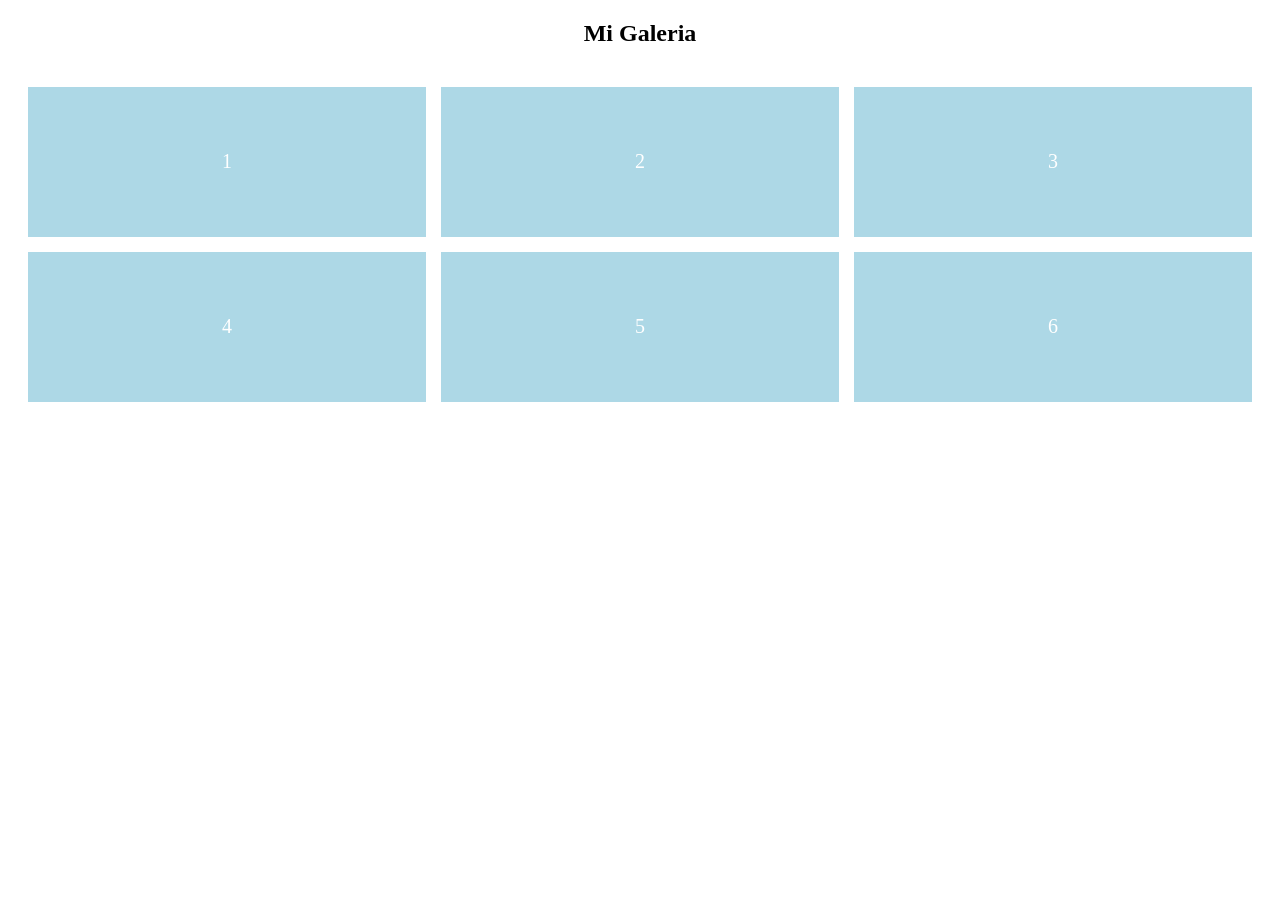
<file: index.html>
<!DOCTYPE html>
<html>
 <head>
 <title>Galeria con Grid y Animación</title>
 <link rel="stylesheet" type="text/css" href="estilos.css">
 </head>
 <body>
 <h2 style="text-align:center;">Mi Galeria</h2>
 <div class="galeria">
 <div class="imagen">1</div>
 <div class="imagen">2</div>
 <div class="imagen">3</div>
 <div class="imagen">4</div>
 <div class="imagen">5</div>
 <div class="imagen">6</div>
 </div>
 </body>
</html>
</file>
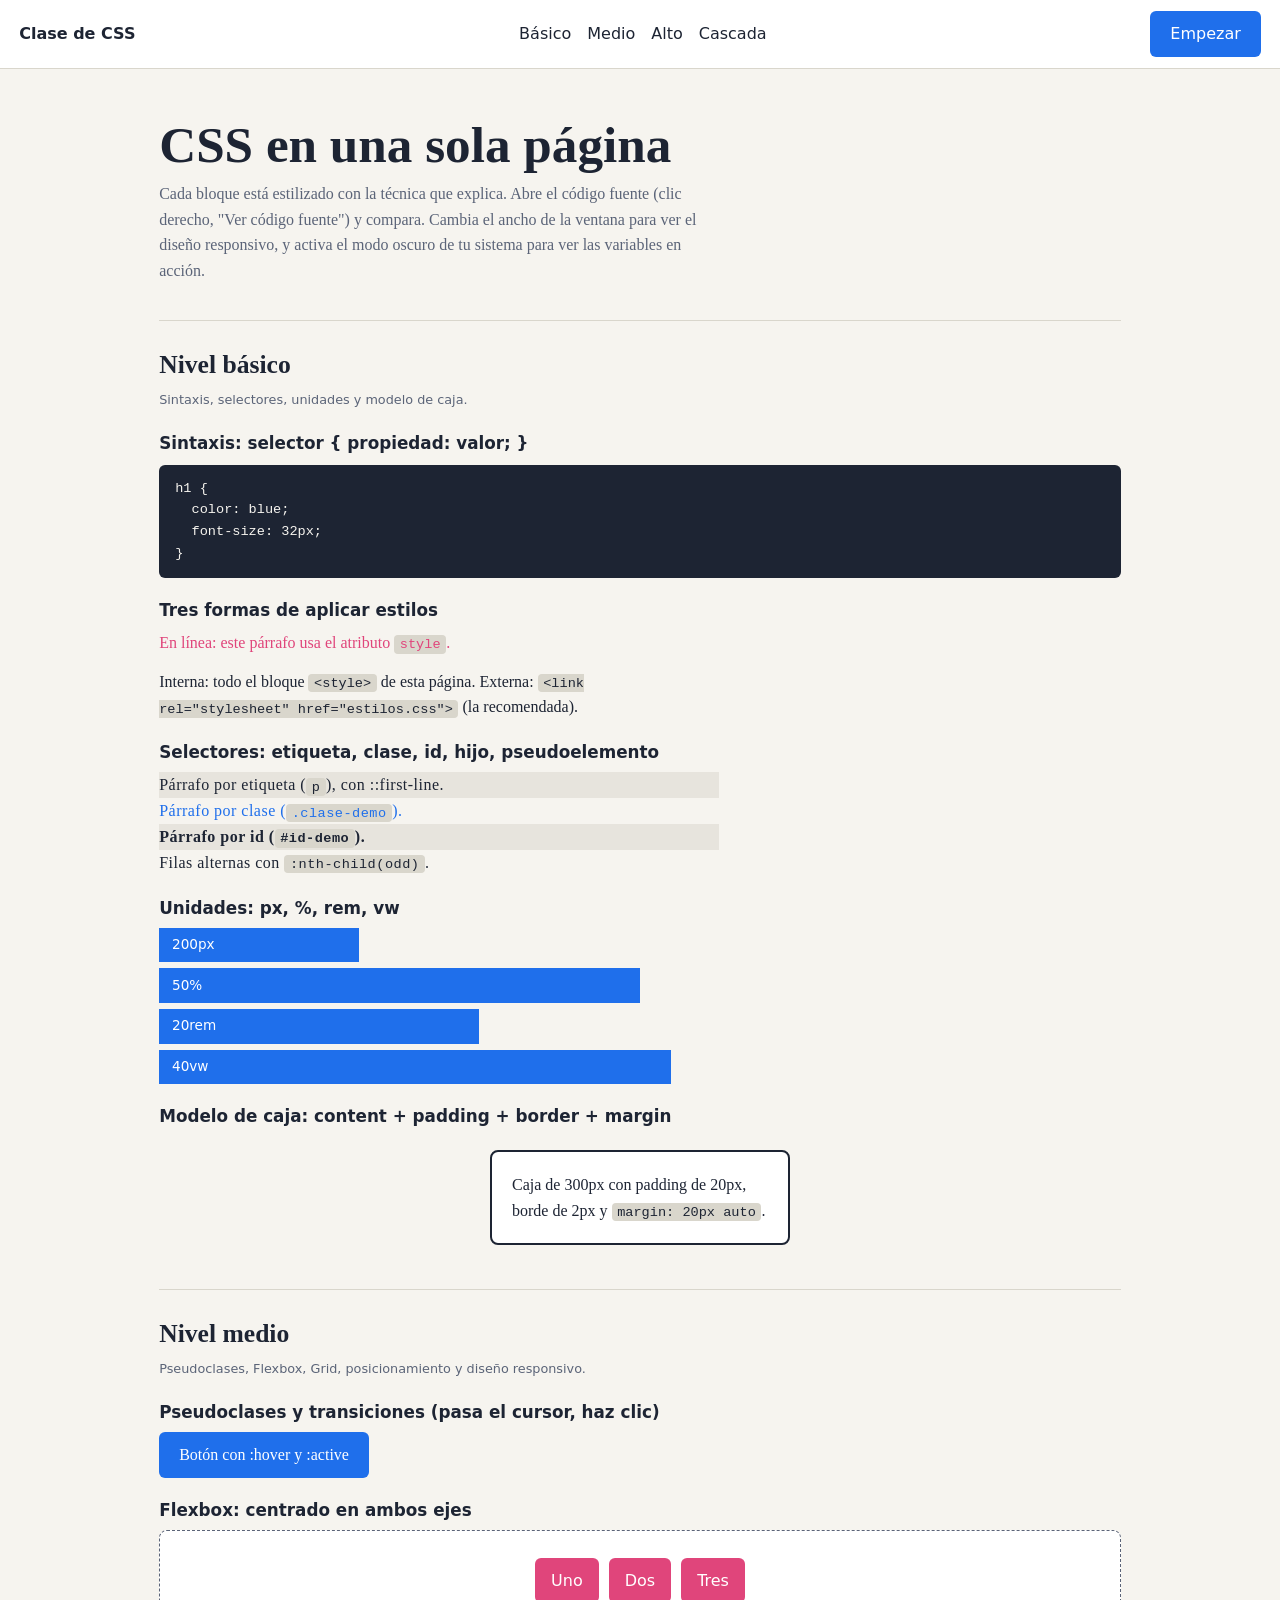
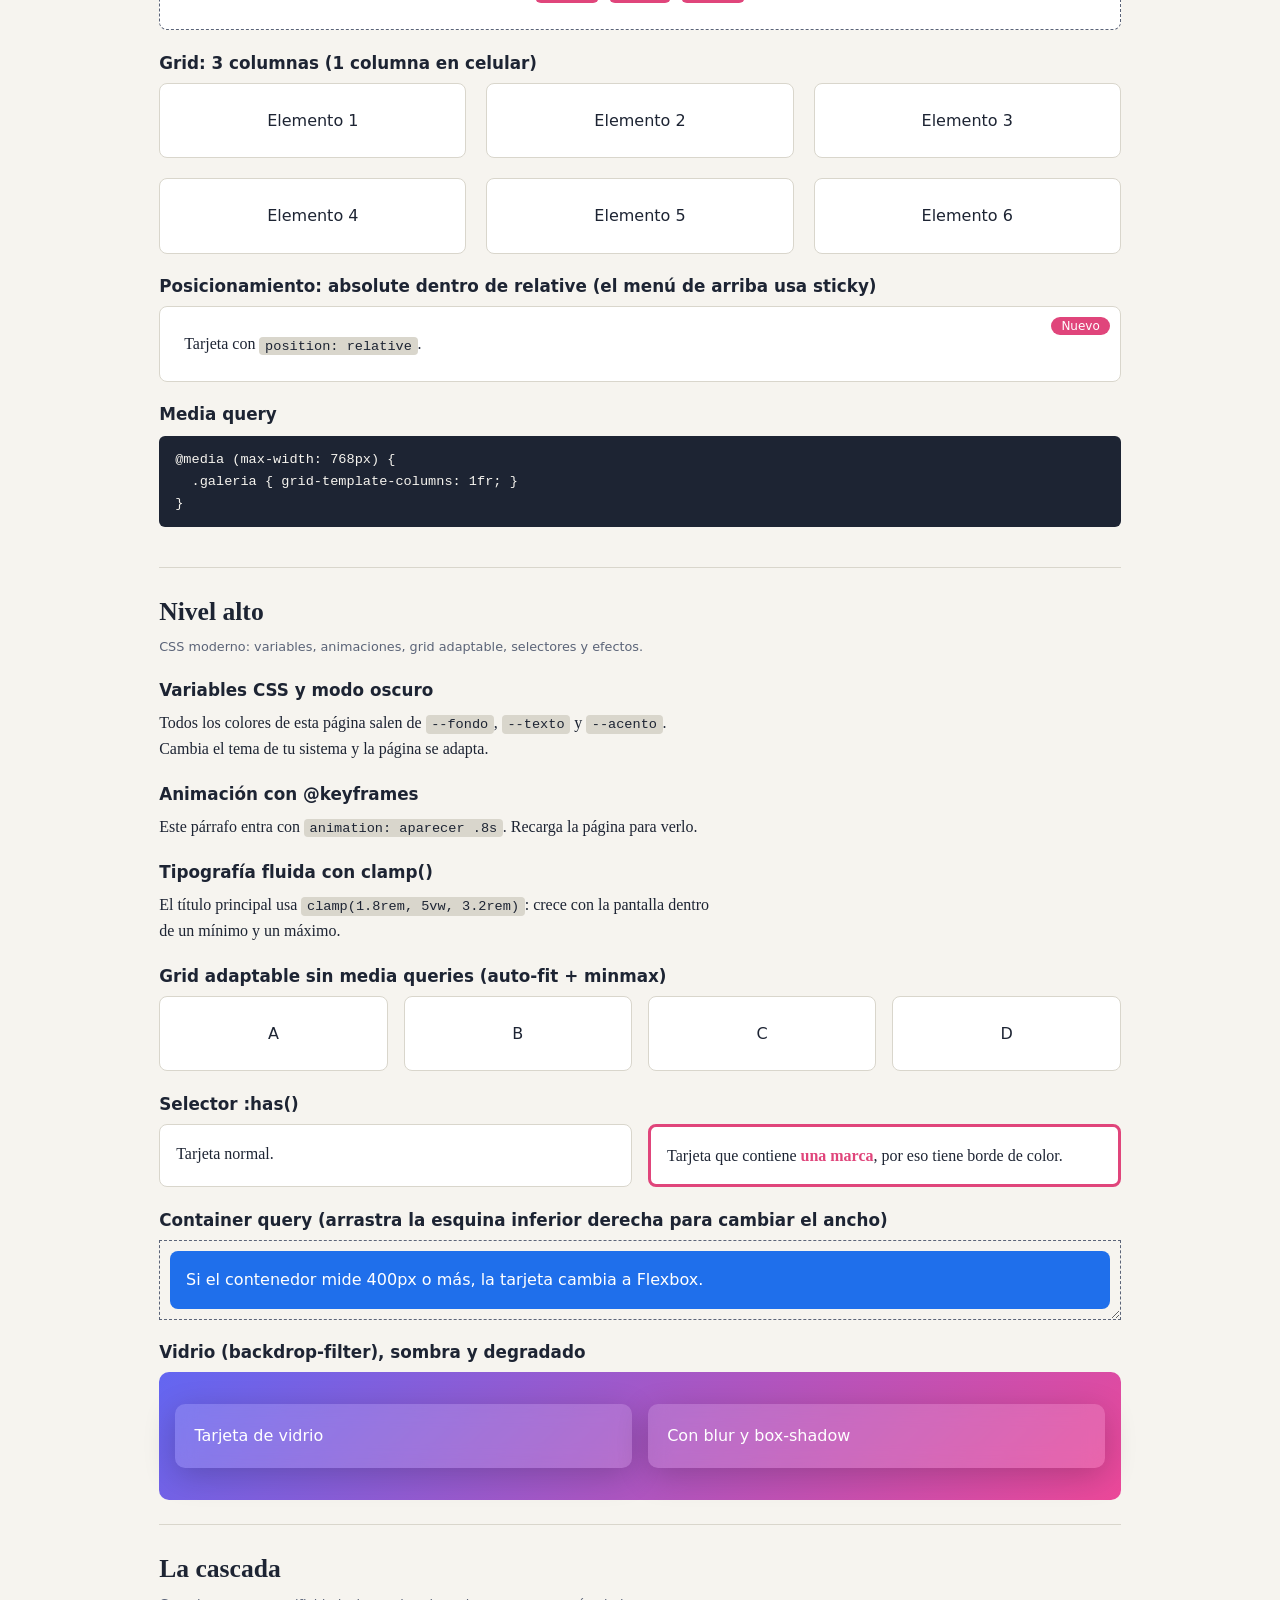
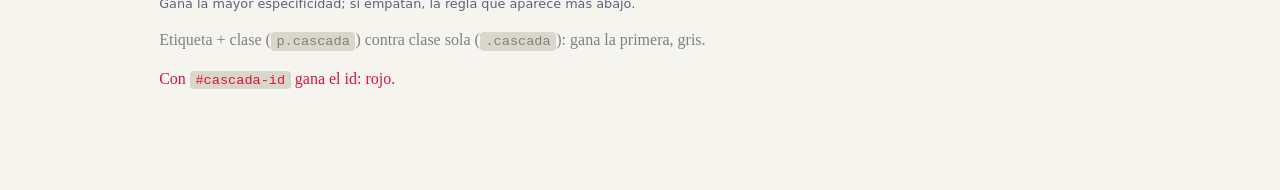
<file: clase-css.html>
<!DOCTYPE html>
<html lang="es">
<head>
<meta charset="UTF-8">
<meta name="viewport" content="width=device-width, initial-scale=1">
<title>Clase de CSS: ejemplos en vivo</title>
<style>
/* ========== VARIABLES + MODO OSCURO (nivel alto) ========== */
:root {
  --fondo: #f6f4ef;
  --papel: #ffffff;
  --texto: #1d2433;
  --suave: #5b6478;
  --acento: #1f6feb;
  --acento-2: #e0457b;
  --borde: #d9d6cc;
}
@media (prefers-color-scheme: dark) {
  :root {
    --fondo: #12151c;
    --papel: #1b202b;
    --texto: #e8eaf0;
    --suave: #9aa3b5;
    --borde: #2c3342;
    --acento: #6ea8ff;
  }
}

/* ========== BÁSICO ========== */
* { box-sizing: border-box; }               /* modelo de caja recomendado */
body {
  margin: 0;
  font-family: Georgia, "Times New Roman", serif;
  line-height: 1.6;
  background: var(--fondo);
  color: var(--texto);
}
h1 { font-size: clamp(1.8rem, 5vw, 3.2rem); line-height: 1.1; margin: 0 0 .5rem; }  /* clamp: tamaño fluido */
h2 { font-size: 1.6rem; margin: 0 0 .25rem; }
h3 { font-size: 1.05rem; margin: 1.2rem 0 .4rem; font-family: system-ui, sans-serif; }
p  { margin: 0 0 .8rem; max-width: 70ch; }
code, pre { font-family: ui-monospace, Consolas, monospace; font-size: .85rem; }
pre {
  background: var(--texto); color: var(--fondo);
  padding: .8rem 1rem; border-radius: 6px; overflow-x: auto; margin: .5rem 0 1rem;
}
code { background: var(--borde); padding: .1rem .35rem; border-radius: 4px; }
pre code { background: none; padding: 0; }

/* ========== POSICIONAMIENTO: sticky ========== */
.cabecera {
  position: sticky; top: 0; z-index: 10;
  background: var(--papel);
  border-bottom: 1px solid var(--borde);
}

/* ========== FLEXBOX (nivel medio) ========== */
.menu {
  display: flex;
  justify-content: space-between;
  align-items: center;
  gap: 16px;
  padding: .7rem 1.2rem;
  font-family: system-ui, sans-serif;
}
.menu nav { display: flex; gap: 1rem; flex-wrap: wrap; }
.menu a { color: var(--texto); text-decoration: none; }
.menu a:not(.boton):hover { text-decoration: underline; }   /* :not() */

/* ========== TRANSICIONES + PSEUDOCLASES ========== */
.boton {
  display: inline-block;
  background: var(--acento);
  color: #fff !important;
  padding: 10px 20px;
  border: none;
  border-radius: 6px;
  font: inherit;
  cursor: pointer;
  transition: background .3s, transform .15s;
}
.boton:hover  { background: #0f4fb5; }
.boton:active { transform: scale(.97); }
.boton:focus-visible { outline: 3px solid var(--acento-2); outline-offset: 2px; }

/* ========== DISEÑO DE PÁGINA ========== */
main { max-width: 1000px; margin: 0 auto; padding: 0 1.2rem 4rem; }
.hero { padding: 3rem 0 1.5rem; }
.hero p { color: var(--suave); }
section { padding: 1.5rem 0; border-top: 1px solid var(--borde); }
.nivel { font-family: system-ui, sans-serif; font-size: .8rem; color: var(--suave); }

/* ========== MODELO DE CAJA ========== */
.caja {
  width: 300px; max-width: 100%;
  padding: 20px;
  border: 2px solid var(--texto);
  margin: 20px auto;          /* centra horizontalmente */
  border-radius: 8px;
  background: var(--papel);
}

/* ========== SELECTORES ========== */
.demo-selectores p { margin: 0; }
.demo-selectores .clase-demo { color: var(--acento); }
#id-demo { font-weight: bold; }
.demo-selectores > p:nth-child(odd) { background: color-mix(in srgb, var(--borde) 50%, transparent); }
.demo-selectores p::first-line { letter-spacing: .03em; }

/* ========== UNIDADES ========== */
.unidades div {
  background: var(--acento); color: #fff; padding: .4rem .8rem;
  margin-bottom: 6px; font-family: system-ui, sans-serif; font-size: .85rem;
}
.u-px  { width: 200px; }
.u-pct { width: 50%; }
.u-rem { width: 20rem; max-width: 100%; }
.u-vw  { width: 40vw; }

/* ========== GRID ========== */
.galeria {
  display: grid;
  grid-template-columns: repeat(3, 1fr);
  gap: 20px;
}
.item {
  background: var(--papel); border: 1px solid var(--borde); border-radius: 8px;
  padding: 1.5rem 1rem; text-align: center; font-family: system-ui, sans-serif;
}
.auto-grid {                                  /* adaptable sin media queries */
  display: grid;
  grid-template-columns: repeat(auto-fit, minmax(180px, 1fr));
  gap: 16px;
}

/* ========== FLEX EXTRA ========== */
.fila { display: flex; gap: 10px; }
.fila.centrado { justify-content: center; align-items: center; height: 100px;
  background: var(--papel); border: 1px dashed var(--suave); border-radius: 8px; }
.fila div { background: var(--acento-2); color: #fff; padding: .6rem 1rem; border-radius: 6px;
  font-family: system-ui, sans-serif; }

/* ========== POSICIÓN ABSOLUTE ========== */
.relativa { position: relative; background: var(--papel); border: 1px solid var(--borde);
  border-radius: 8px; padding: 1.5rem; }
.insignia { position: absolute; top: 10px; right: 10px; background: var(--acento-2);
  color: #fff; font: .75rem system-ui, sans-serif; padding: 2px 10px; border-radius: 99px; }

/* ========== ANIMACIÓN ========== */
@keyframes aparecer {
  from { opacity: 0; transform: translateY(20px); }
  to   { opacity: 1; transform: translateY(0); }
}
.animada { animation: aparecer .8s ease-out both; }
@media (prefers-reduced-motion: reduce) { .animada { animation: none; } }

/* ========== :has() ========== */
.tarjeta-has { background: var(--papel); border: 1px solid var(--borde); border-radius: 8px; padding: 1rem; }
.tarjeta-has:has(.marca) { border-color: var(--acento-2); border-width: 3px; }
.marca { color: var(--acento-2); font-weight: bold; }

/* ========== CONTAINER QUERIES ========== */
.contenedor { container-type: inline-size; resize: horizontal; overflow: auto;
  border: 1px dashed var(--suave); padding: 10px; max-width: 100%; min-width: 200px; }
.tarjeta-cq { background: var(--papel); padding: 1rem; border-radius: 8px; font-family: system-ui, sans-serif; }
@container (min-width: 400px) {
  .tarjeta-cq { display: flex; gap: 1rem; align-items: center; background: var(--acento); color: #fff; }
}

/* ========== EFECTOS: vidrio y degradado ========== */
.fondo-efecto { padding: 2rem 1rem; border-radius: 10px;
  background: linear-gradient(135deg, #6366f1, #ec4899);
  display: flex; gap: 1rem; flex-wrap: wrap; font-family: system-ui, sans-serif; }
.vidrio { flex: 1 1 200px; padding: 1.2rem; color: #fff; border-radius: 10px;
  background: rgba(255,255,255,.15);
  backdrop-filter: blur(10px);
  box-shadow: 0 8px 32px rgba(0,0,0,.2); }

/* ========== CASCADA ========== */
p.cascada { color: gray; }
.cascada { color: green; }
#cascada-id { color: crimson; }

/* ========== MEDIA QUERY (nivel medio) ========== */
@media (max-width: 768px) {
  .galeria { grid-template-columns: 1fr; }
  .menu { flex-direction: column; }
  .u-vw { width: 80vw; }
}
</style>
</head>
<body>

<header class="cabecera">
  <div class="menu">
    <strong>Clase de CSS</strong>
    <nav>
      <a href="#basico">Básico</a>
      <a href="#medio">Medio</a>
      <a href="#alto">Alto</a>
      <a href="#cascada">Cascada</a>
    </nav>
    <a class="boton" href="#basico">Empezar</a>
  </div>
</header>

<main>
  <div class="hero animada">
    <h1>CSS en una sola página</h1>
    <p>Cada bloque está estilizado con la técnica que explica. Abre el código fuente (clic derecho, "Ver código fuente") y compara. Cambia el ancho de la ventana para ver el diseño responsivo, y activa el modo oscuro de tu sistema para ver las variables en acción.</p>
  </div>

  <!-- ================= BÁSICO ================= -->
  <section id="basico">
    <h2>Nivel básico</h2>
    <p class="nivel">Sintaxis, selectores, unidades y modelo de caja.</p>

    <h3>Sintaxis: selector { propiedad: valor; }</h3>
<pre><code>h1 {
  color: blue;
  font-size: 32px;
}</code></pre>

    <h3>Tres formas de aplicar estilos</h3>
    <p style="color: var(--acento-2);">En línea: este párrafo usa el atributo <code>style</code>.</p>
    <p>Interna: todo el bloque <code>&lt;style&gt;</code> de esta página. Externa: <code>&lt;link rel="stylesheet" href="estilos.css"&gt;</code> (la recomendada).</p>

    <h3>Selectores: etiqueta, clase, id, hijo, pseudoelemento</h3>
    <div class="demo-selectores">
      <p>Párrafo por etiqueta (<code>p</code>), con ::first-line.</p>
      <p class="clase-demo">Párrafo por clase (<code>.clase-demo</code>).</p>
      <p id="id-demo">Párrafo por id (<code>#id-demo</code>).</p>
      <p>Filas alternas con <code>:nth-child(odd)</code>.</p>
    </div>

    <h3>Unidades: px, %, rem, vw</h3>
    <div class="unidades">
      <div class="u-px">200px</div>
      <div class="u-pct">50%</div>
      <div class="u-rem">20rem</div>
      <div class="u-vw">40vw</div>
    </div>

    <h3>Modelo de caja: content + padding + border + margin</h3>
    <div class="caja">Caja de 300px con padding de 20px, borde de 2px y <code>margin: 20px auto</code>.</div>
  </section>

  <!-- ================= MEDIO ================= -->
  <section id="medio">
    <h2>Nivel medio</h2>
    <p class="nivel">Pseudoclases, Flexbox, Grid, posicionamiento y diseño responsivo.</p>

    <h3>Pseudoclases y transiciones (pasa el cursor, haz clic)</h3>
    <button class="boton">Botón con :hover y :active</button>

    <h3>Flexbox: centrado en ambos ejes</h3>
    <div class="fila centrado">
      <div>Uno</div><div>Dos</div><div>Tres</div>
    </div>

    <h3>Grid: 3 columnas (1 columna en celular)</h3>
    <div class="galeria">
      <div class="item">Elemento 1</div>
      <div class="item">Elemento 2</div>
      <div class="item">Elemento 3</div>
      <div class="item">Elemento 4</div>
      <div class="item">Elemento 5</div>
      <div class="item">Elemento 6</div>
    </div>

    <h3>Posicionamiento: absolute dentro de relative (el menú de arriba usa sticky)</h3>
    <div class="relativa">
      Tarjeta con <code>position: relative</code>.
      <span class="insignia">Nuevo</span>
    </div>

    <h3>Media query</h3>
    <pre><code>@media (max-width: 768px) {
  .galeria { grid-template-columns: 1fr; }
}</code></pre>
  </section>

  <!-- ================= ALTO ================= -->
  <section id="alto">
    <h2>Nivel alto</h2>
    <p class="nivel">CSS moderno: variables, animaciones, grid adaptable, selectores y efectos.</p>

    <h3>Variables CSS y modo oscuro</h3>
    <p>Todos los colores de esta página salen de <code>--fondo</code>, <code>--texto</code> y <code>--acento</code>. Cambia el tema de tu sistema y la página se adapta.</p>

    <h3>Animación con @keyframes</h3>
    <p class="animada">Este párrafo entra con <code>animation: aparecer .8s</code>. Recarga la página para verlo.</p>

    <h3>Tipografía fluida con clamp()</h3>
    <p>El título principal usa <code>clamp(1.8rem, 5vw, 3.2rem)</code>: crece con la pantalla dentro de un mínimo y un máximo.</p>

    <h3>Grid adaptable sin media queries (auto-fit + minmax)</h3>
    <div class="auto-grid">
      <div class="item">A</div><div class="item">B</div><div class="item">C</div><div class="item">D</div>
    </div>

    <h3>Selector :has()</h3>
    <div class="auto-grid">
      <div class="tarjeta-has">Tarjeta normal.</div>
      <div class="tarjeta-has">Tarjeta que contiene <span class="marca">una marca</span>, por eso tiene borde de color.</div>
    </div>

    <h3>Container query (arrastra la esquina inferior derecha para cambiar el ancho)</h3>
    <div class="contenedor">
      <div class="tarjeta-cq">Si el contenedor mide 400px o más, la tarjeta cambia a Flexbox.</div>
    </div>

    <h3>Vidrio (backdrop-filter), sombra y degradado</h3>
    <div class="fondo-efecto">
      <div class="vidrio">Tarjeta de vidrio</div>
      <div class="vidrio">Con blur y box-shadow</div>
    </div>
  </section>

  <!-- ================= CASCADA ================= -->
  <section id="cascada">
    <h2>La cascada</h2>
    <p class="nivel">Gana la mayor especificidad; si empatan, la regla que aparece más abajo.</p>
    <p class="cascada">Etiqueta + clase (<code>p.cascada</code>) contra clase sola (<code>.cascada</code>): gana la primera, gris.</p>
    <p class="cascada" id="cascada-id">Con <code>#cascada-id</code> gana el id: rojo.</p>
  </section>
</main>

</body>
</html>
</file>
<file: estilos.css>
.galeria {
 display: grid;
 grid-template-columns: repeat(3, 1fr);
 gap: 15px;
 padding: 20px;
 }
 .imagen {
 background-color: lightblue;
 height: 150px;
 display: flex;
 justify-content: center;
 align-items: center;
 font-size: 20px;
 color: white;
 transition: transform 0.5s ease;
 }
 .imagen:hover {
 transform: scale(1.1);
 animation: cambiarColor 1s infinite alternate;
 }
 @keyframes cambiarColor {
 0% { background-color: lightblue; }
 100% { background-color: deepskyblue; }
 }
 @media (max-width: 600px) {
 .galeria {
 grid-template-columns: 1fr;
 }
 }
</file>
